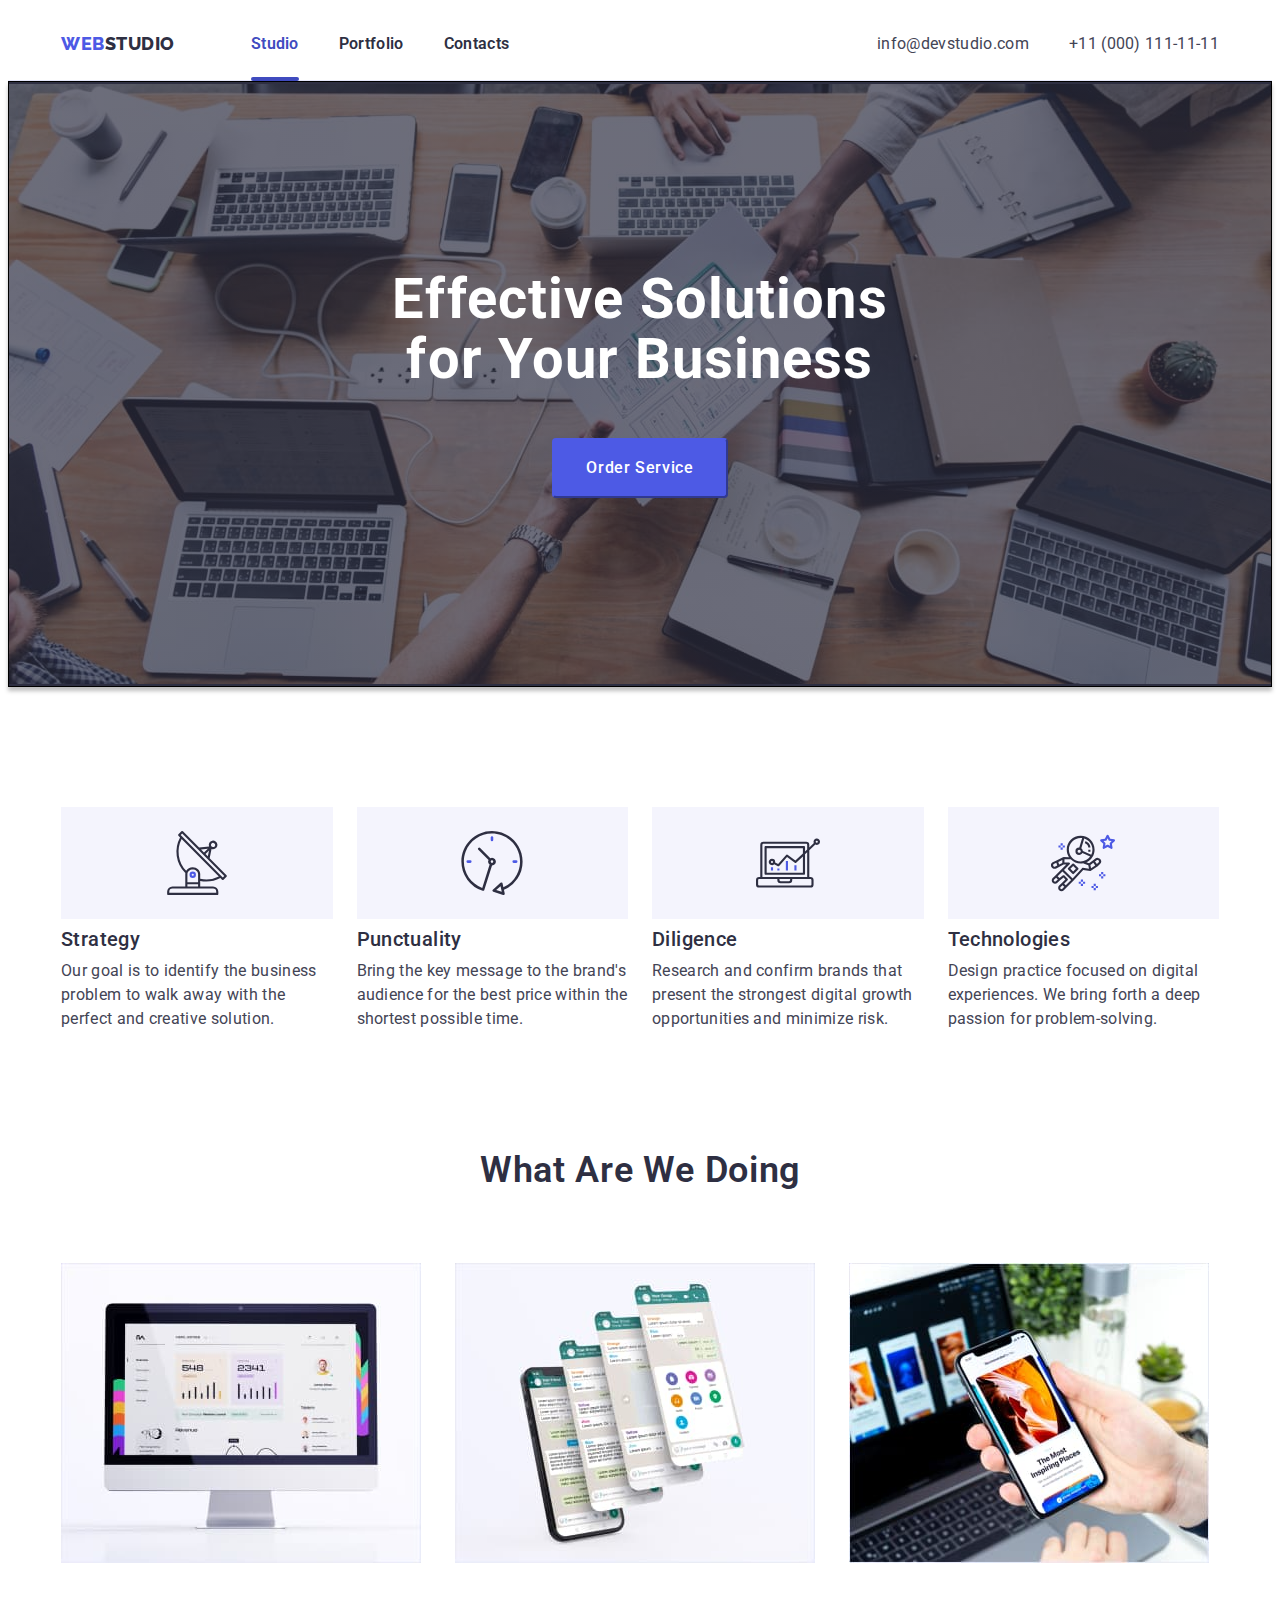
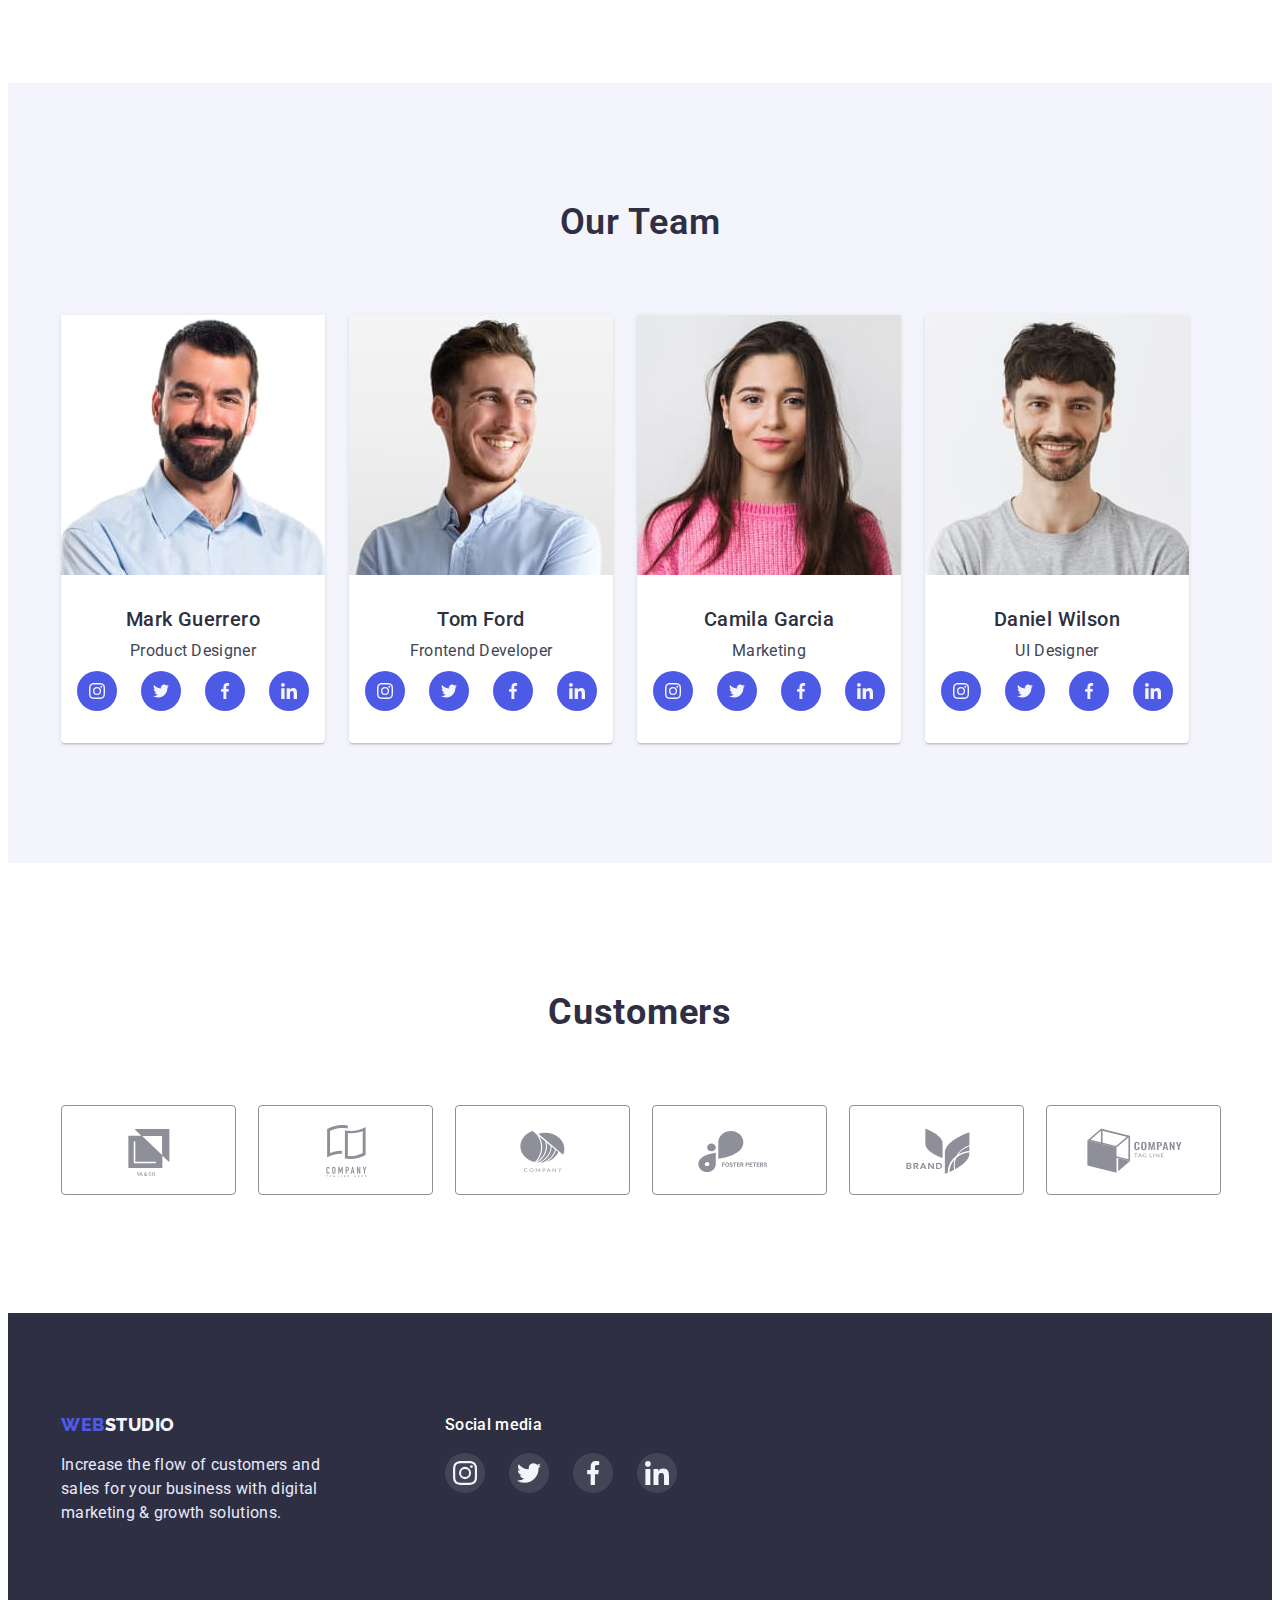
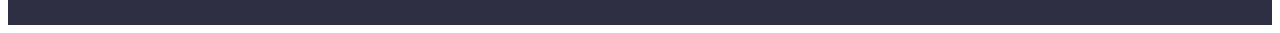
<file: index.html>
<!DOCTYPE html>
<html lang="en">
  <head>
    <meta charset="UTF-8" />
    <meta http-equiv="X-UA-Compatible" content="IE=edge" />
    <meta name="viewport" content="width=device-width, initial-scale=1.0" />
    <title>Webstudio</title>
    <link
      rel="stylesheet"
      href="https://cdnjs.cloudflare.com/ajax/libs/modern-normalize/1.1.0/modern-normalize.min.css"
      integrity="sha512-wpPYUAdjBVSE4KJnH1VR1HeZfpl1ub8YT/NKx4PuQ5NmX2tKuGu6U/JRp5y+Y8XG2tV+wKQpNHVUX03MfMFn9Q=="
      crossorigin="anonymous"
      referrerpolicy="no-referrer"
    />
    <link rel="preconnect" href="https://fonts.googleapis.com" />
    <link rel="preconnect" href="https://fonts.gstatic.com" crossorigin />
    <link
      href="https://fonts.googleapis.com/css2?family=Raleway:wght@800&family=Roboto:wght@400;500;700;900&display=swap"
      rel="stylesheet"
    />
    <link rel="stylesheet" href="./css/styles.css" />
  </head>
  <body>
    <header class="header">
      <div class="header-container container">
        <a class="logo link" href="./index.html"
          ><span class="logo-part">web</span>studio</a
        >
        <nav class="header-navigation">
          <ul class="header-list list">
            <li class="header-item">
              <a class="header-link link current" href="">Studio</a>
            </li>
            <li class="header-item">
              <a class="header-link link" href="./portfolio.html">Portfolio</a>
            </li>
            <li class="header-item">
              <a class="header-link link" href="">Contacts</a>
            </li>
          </ul>
        </nav>
        <ul class="header-contact list">
          <li class="header-contact-item">
            <a
              class="header-contact-link link"
              href="mailto:info@devstudio.com"
            >
              info@devstudio.com</a
            >
          </li>
          <li class="header-contact-item">
            <a class="header-contact-link link" href="tel:+110001111111">
              +11 (000) 111-11-11</a
            >
          </li>
        </ul>
      </div>
    </header>
    <main class="main">
      <!--Section Hero-->
      <section class="hero">
        <div class="hero-wrap container">
          <h1 class="hero-title">Effective Solutions for Your Business</h1>
          <button class="hero-btn" type="button" data-modal-open>
            Order Service
          </button>
        </div>
      </section>
      <!-- Section about -->
      <section class="about section">
        <div class="about-wrap container">
          <ul class="about-list list">
            <li class="about-item icon-antenna">
              <h2 class="about-title">Strategy</h2>
              <p class="about-text">
                Our goal is to identify the business problem to walk away with
                the perfect and creative solution.
              </p>
            </li>
            <li class="about-item icon-clock">
              <h2 class="about-title">Punctuality</h2>
              <p class="about-text">
                Bring the key message to the brand's audience for the best price
                within the shortest possible time.
              </p>
            </li>
            <li class="about-item icon-pc">
              <h2 class="about-title">Diligence</h2>
              <p class="about-text">
                Research and confirm brands that present the strongest digital
                growth opportunities and minimize risk.
              </p>
            </li>
            <li class="about-item icon-astronaut">
              <h2 class="about-title">Technologies</h2>
              <p class="about-text">
                Design practice focused on digital experiences. We bring forth a
                deep passion for problem-solving.
              </p>
            </li>
          </ul>
        </div>
      </section>
      <!-- Section Products -->
      <section class="products section">
        <div class="product-wrap container">
          <h2 class="products-title">What are we doing</h2>
          <ul class="products-list list">
            <li class="products-item">
              <img
                class="products-img"
                src="./images/img1.jpg"
                alt="product on a desctop"
                width="360"
                height="300"
              />
            </li>
            <li class="products-item">
              <img
                class="products-img"
                src="./images/img2.jpg"
                alt="product on a smartphone"
                width="360"
                height="300"
              />
            </li>
            <li class="products-item">
              <img
                class="products-img"
                src="./images/img3.jpg"
                alt="product on a notebook and a smartphone"
                width="360"
                height="300"
              />
            </li>
          </ul>
        </div>
      </section>
      <!-- Section team -->
      <section class="team section">
        <div class="team-wrap container">
          <h2 class="team-title">Our team</h2>
          <ul class="team-list list">
            <li class="team-item">
              <div class="team-item-wrap">
                <img
                  class="team-item-img"
                  src="./images/markguerrero.jpg"
                  alt="photo of Mark Guerrero"
                  width="264"
                  height="260"
                />
                <h3 class="team-item-title">Mark Guerrero</h3>
                <p class="team-item-text">Product Designer</p>
                <ul class="soc-list list">
                  <li class="soc-item">
                    <a href="" class="soc-link link">
                      <svg class="soc-icon" height="16px" width="16px">
                        <use href="./images/icons.svg#icon-instagram"></use>
                      </svg>
                    </a>
                  </li>
                  <li class="soc-item">
                    <a href="" class="soc-link link">
                      <svg class="soc-icon" height="16px" width="16px">
                        <use href="./images/icons.svg#icon-twitter"></use>
                      </svg>
                    </a>
                  </li>
                  <li class="soc-item">
                    <a href="" class="soc-link link">
                      <svg class="soc-icon" height="16px" width="16px">
                        <use href="./images/icons.svg#icon-facebook"></use>
                      </svg>
                    </a>
                  </li>
                  <li class="soc-item">
                    <a href="" class="soc-link link">
                      <svg class="soc-icon" height="16px" width="16px">
                        <use href="./images/icons.svg#icon-linkedin"></use>
                      </svg>
                    </a>
                  </li>
                </ul>
              </div>
            </li>
            <li class="team-item">
              <div class="team-item-wrap">
                <img
                  class="team-item-img"
                  src="./images/tomford.jpg"
                  alt="photo of Tom Ford"
                  width="264"
                  height="260"
                />
                <h3 class="team-item-title">Tom Ford</h3>
                <p class="team-item-text">Frontend Developer</p>
                <ul class="soc-list list">
                  <li class="soc-item">
                    <a href="" class="soc-link link">
                      <svg class="soc-icon" height="16px" width="16px">
                        <use href="./images/icons.svg#icon-instagram"></use>
                      </svg>
                    </a>
                  </li>
                  <li class="soc-item">
                    <a href="" class="soc-link link">
                      <svg class="soc-icon" height="16px" width="16px">
                        <use href="./images/icons.svg#icon-twitter"></use>
                      </svg>
                    </a>
                  </li>
                  <li class="soc-item">
                    <a href="" class="soc-link link">
                      <svg class="soc-icon" height="16px" width="16px">
                        <use href="./images/icons.svg#icon-facebook"></use>
                      </svg>
                    </a>
                  </li>
                  <li class="soc-item">
                    <a href="" class="soc-link link">
                      <svg class="soc-icon" height="16px" width="16px">
                        <use href="./images/icons.svg#icon-linkedin"></use>
                      </svg>
                    </a>
                  </li>
                </ul>
              </div>
            </li>
            <li class="team-item">
              <div class="team-item-wrap">
                <img
                  class="team-item-img"
                  src="./images/camilagarcia.jpg"
                  alt="photo of Camila Garcia"
                  width="264"
                  height="260"
                />
                <h3 class="team-item-title">Camila Garcia</h3>
                <p class="team-item-text">Marketing</p>
                <ul class="soc-list list">
                  <li class="soc-item">
                    <a href="" class="soc-link link">
                      <svg class="soc-icon" height="16px" width="16px">
                        <use href="./images/icons.svg#icon-instagram"></use>
                      </svg>
                    </a>
                  </li>
                  <li class="soc-item">
                    <a href="" class="soc-link link">
                      <svg class="soc-icon" height="16px" width="16px">
                        <use href="./images/icons.svg#icon-twitter"></use>
                      </svg>
                    </a>
                  </li>
                  <li class="soc-item">
                    <a href="" class="soc-link link">
                      <svg class="soc-icon" height="16px" width="16px">
                        <use href="./images/icons.svg#icon-facebook"></use>
                      </svg>
                    </a>
                  </li>
                  <li class="soc-item">
                    <a href="" class="soc-link link">
                      <svg class="soc-icon" height="16px" width="16px">
                        <use href="./images/icons.svg#icon-linkedin"></use>
                      </svg>
                    </a>
                  </li>
                </ul>
              </div>
            </li>
            <li class="team-item">
              <div class="team-item-wrap">
                <img
                  class="team-item-img"
                  src="./images/danielwilson.jpg"
                  alt="photo of Daniel Wilson"
                  width="264"
                  height="260"
                />
                <h3 class="team-item-title">Daniel Wilson</h3>
                <p class="team-item-text">UI Designer</p>
                <ul class="soc-list list">
                  <li class="soc-item">
                    <a href="" class="soc-link link">
                      <svg class="soc-icon" height="16px" width="16px">
                        <use href="./images/icons.svg#icon-instagram"></use>
                      </svg>
                    </a>
                  </li>
                  <li class="soc-item">
                    <a href="" class="soc-link link">
                      <svg class="soc-icon" height="16px" width="16px">
                        <use href="./images/icons.svg#icon-twitter"></use>
                      </svg>
                    </a>
                  </li>
                  <li class="soc-item">
                    <a href="" class="soc-link link">
                      <svg class="soc-icon" height="16px" width="16px">
                        <use href="./images/icons.svg#icon-facebook"></use>
                      </svg>
                    </a>
                  </li>
                  <li class="soc-item">
                    <a href="" class="soc-link link">
                      <svg class="soc-icon" height="16px" width="16px">
                        <use href="./images/icons.svg#icon-linkedin"></use>
                      </svg>
                    </a>
                  </li>
                </ul>
              </div>
            </li>
          </ul>
        </div>
      </section>
      <!-- Section Customers -->
      <section class="customer section">
        <div class="customer-wrap container">
          <h2 class="customer-title">Customers</h2>
          <ul class="customer-list list">
            <li class="customer-item">
              <a href="" class="customer-link">
                <svg class="customer-icon" width="104px" height="56px">
                  <use href="./images/icons.svg#icon-logo6"></use>
                </svg>
              </a>
            </li>
            <li class="customer-item">
              <a href="" class="customer-link">
                <svg class="customer-icon" width="104px" height="56px">
                  <use href="./images/icons.svg#icon-logo1"></use>
                </svg>
              </a>
            </li>
            <li class="customer-item">
              <a href="" class="customer-link">
                <svg class="customer-icon" width="104px" height="56px">
                  <use href="./images/icons.svg#icon-logo2"></use>
                </svg>
              </a>
            </li>
            <li class="customer-item">
              <a href="" class="customer-link">
                <svg class="customer-icon" width="104px" height="56px">
                  <use href="./images/icons.svg#icon-logo3"></use>
                </svg>
              </a>
            </li>
            <li class="customer-item">
              <a href="" class="customer-link">
                <svg class="customer-icon" width="104px" height="56px">
                  <use href="./images/icons.svg#icon-logo4"></use>
                </svg>
              </a>
            </li>
            <li class="customer-item">
              <a href="" class="customer-link">
                <svg class="customer-icon" width="104px" height="56px">
                  <use href="./images/icons.svg#icon-logo5"></use>
                </svg>
              </a>
            </li>
          </ul>
        </div>
      </section>
    </main>
    <footer class="footer">
      <div class="footer-wrap container">
        <div>
          <a class="footer-logo link" href="./index.html"
            ><span class="logo-part">web</span>studio</a
          >
          <p class="footer-text">
            Increase the flow of customers and sales for your business with
            digital marketing & growth solutions.
          </p>
        </div>
        <div class="footer-soc-media">
          <h3 class="footer-soc-title">Social media</h3>
          <ul class="soc-list list">
            <li class="soc-item">
              <a href="" class="soc-link link">
                <svg class="soc-icon" height="24px" width="24px">
                  <use href="./images/icons.svg#icon-instagram"></use>
                </svg>
              </a>
            </li>
            <li class="soc-item">
              <a href="" class="soc-link link">
                <svg class="soc-icon" height="24px" width="24px">
                  <use href="./images/icons.svg#icon-twitter"></use>
                </svg>
              </a>
            </li>
            <li class="soc-item">
              <a href="" class="soc-link link">
                <svg class="soc-icon" height="24px" width="24px">
                  <use href="./images/icons.svg#icon-facebook"></use>
                </svg>
              </a>
            </li>
            <li class="soc-item">
              <a href="" class="soc-link link">
                <svg class="soc-icon" height="24px" width="24px">
                  <use href="./images/icons.svg#icon-linkedin"></use>
                </svg>
              </a>
            </li>
          </ul>
        </div>
      </div>
    </footer>
    <div class="backdrop is-hidden" data-modal>
      <div class="modal">
        <button type="button" class="modal-close" data-modal-close>
          <svg class="modal-icon-close" height="8px" width="8px">
            <use href="./images/icons.svg#icon-close"></use>
          </svg>
        </button>
      </div>
    </div>
    <script src="./js/modal.js"></script>
  </body>
</html>
</file>
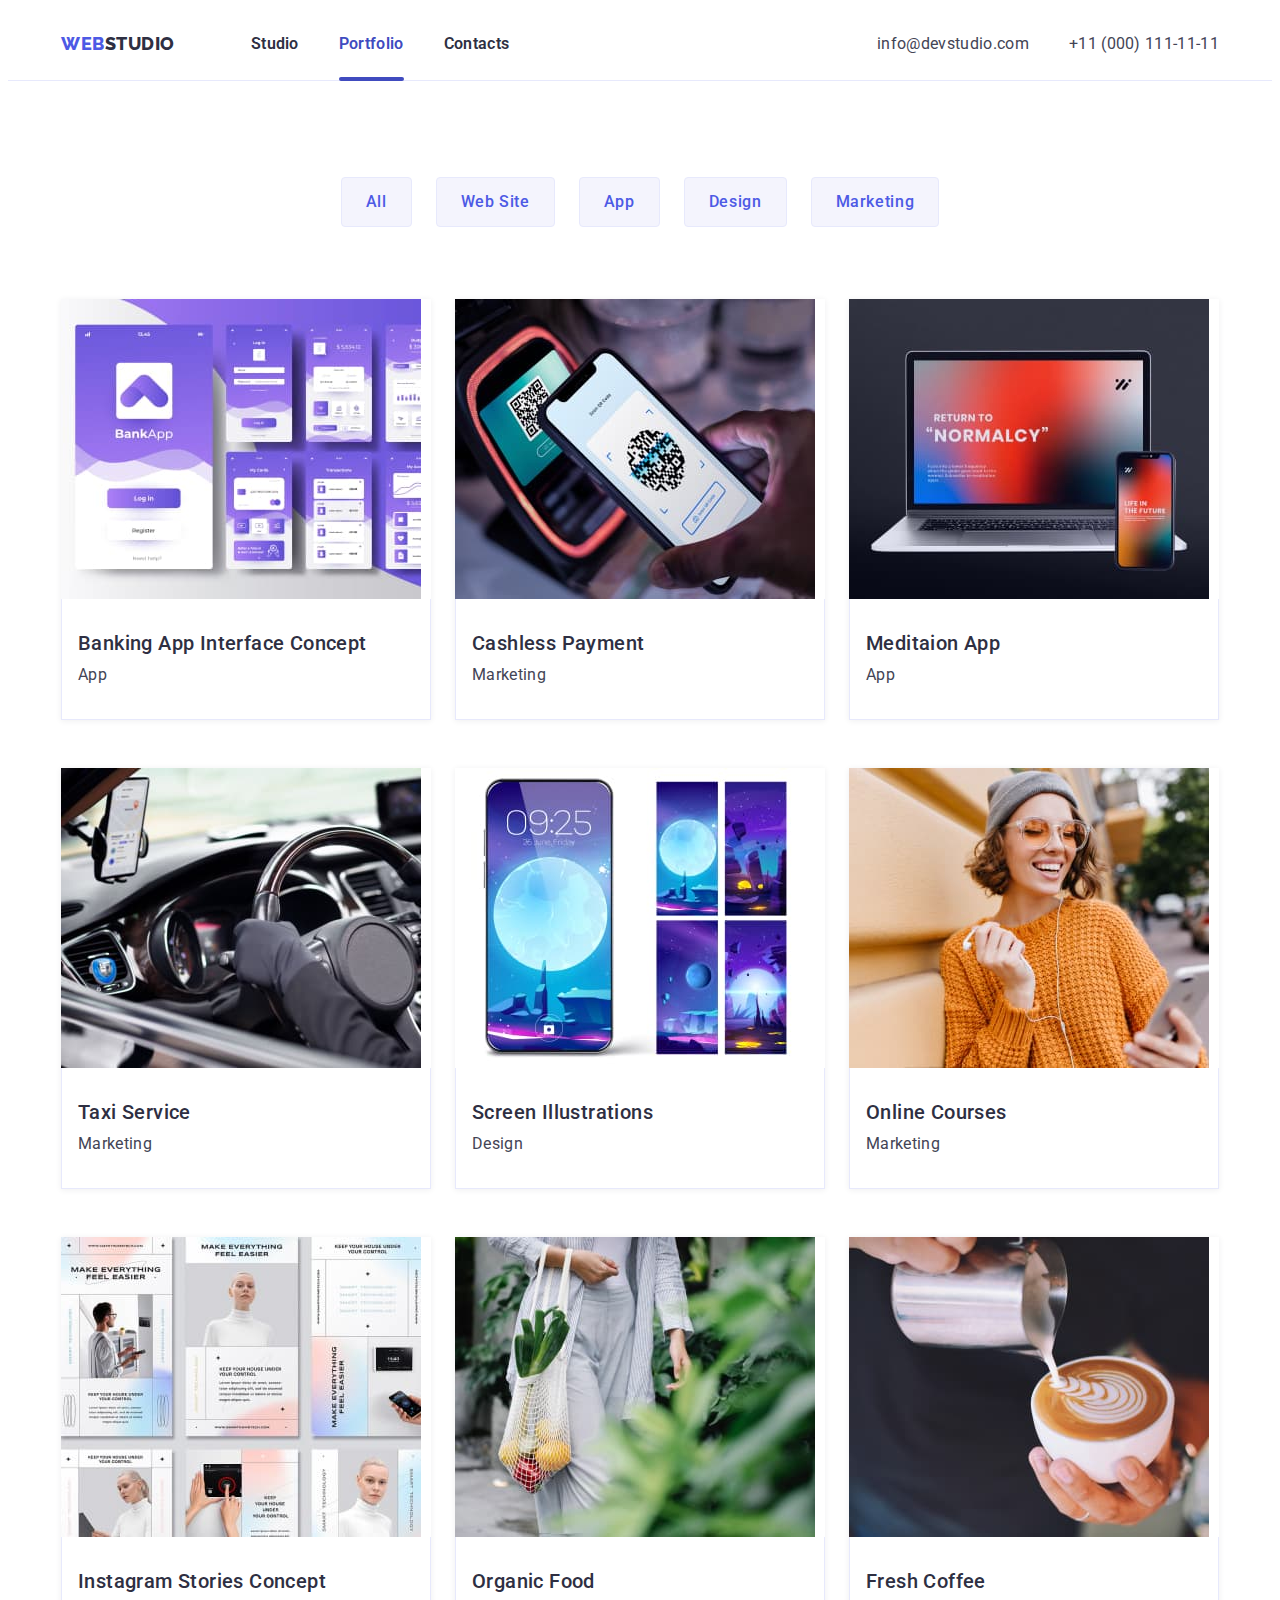
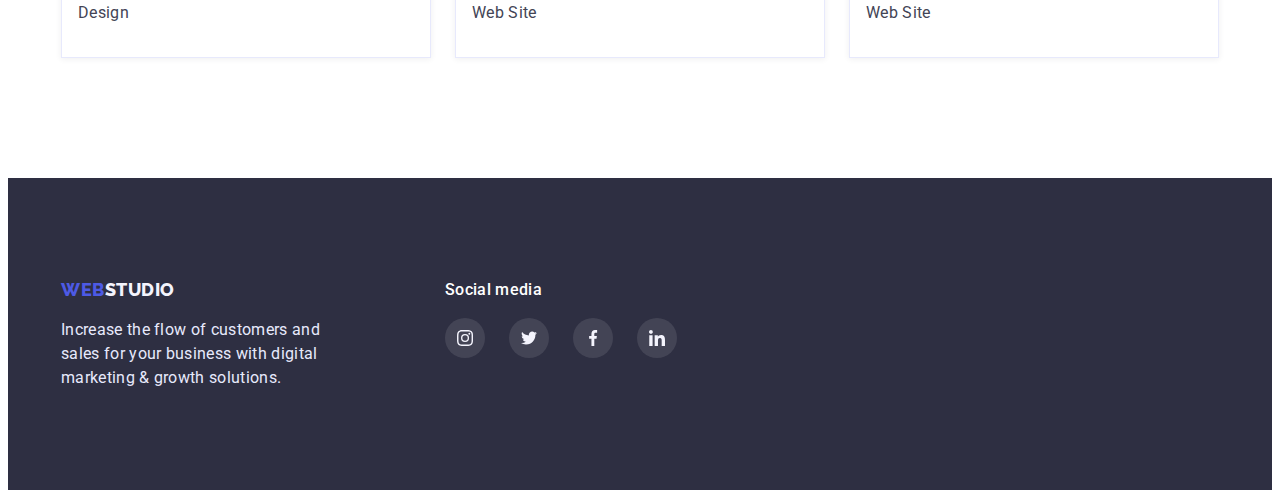
<file: portfolio.html>
<!DOCTYPE html>
<html lang="en">
  <head>
    <meta charset="UTF-8" />
    <meta http-equiv="X-UA-Compatible" content="IE=edge" />
    <meta name="viewport" content="width=device-width, initial-scale=1.0" />
    <title>Webstudio Portfolio</title>
    <link
      rel="stylesheet"
      href="https://cdnjs.cloudflare.com/ajax/libs/modern-normalize/1.1.0/modern-normalize.min.css"
      integrity="sha512-wpPYUAdjBVSE4KJnH1VR1HeZfpl1ub8YT/NKx4PuQ5NmX2tKuGu6U/JRp5y+Y8XG2tV+wKQpNHVUX03MfMFn9Q=="
      crossorigin="anonymous"
      referrerpolicy="no-referrer"
    />
    <link rel="stylesheet" href="./css/styles.css" />
    <link rel="preconnect" href="https://fonts.googleapis.com" />
    <link rel="preconnect" href="https://fonts.gstatic.com" crossorigin />
    <link
      href="https://fonts.googleapis.com/css2?family=Raleway:wght@800&family=Roboto:wght@400;500;700;900&display=swap"
      rel="stylesheet"
    />
  </head>
  <body>
    <header class="header">
      <div class="header-container container">
        <a class="logo link" href="./index.html"
          ><span class="logo-part">web</span>studio</a
        >
        <nav class="header-navigation">
          <ul class="header-list list">
            <li class="header-item">
              <a class="header-link link" href="./index.html">Studio</a>
            </li>
            <li class="header-item">
              <a class="header-link link current" href="">Portfolio</a>
            </li>
            <li class="header-item">
              <a class="header-link link" href="">Contacts</a>
            </li>
          </ul>
        </nav>
        <ul class="header-contact list">
          <li class="header-contact-item">
            <a
              class="header-contact-link link"
              href="mailto:info@devstudio.com"
            >
              info@devstudio.com</a
            >
          </li>
          <li class="header-contact-item">
            <a class="header-contact-link link" href="tel:+110001111111">
              +11 (000) 111-11-11</a
            >
          </li>
        </ul>
      </div>
    </header>
    <main>
      <section class="portfolio">
        <div class="section-wrap container">
          <h1 class="section-title visually-hidden">Portfolio</h1>
          <ul class="filter-list list filter-wrap">
            <li class="filter-item">
              <button class="filter-btn" type="button">All</button>
            </li>
            <li class="filter-item">
              <button class="filter-btn" type="button">Web Site</button>
            </li>
            <li class="filter-item">
              <button class="filter-btn" type="button">App</button>
            </li>
            <li class="filter-item">
              <button class="filter-btn" type="button">Design</button>
            </li>
            <li class="filter-item">
              <button class="filter-btn" type="button">Marketing</button>
            </li>
          </ul>
          <ul class="portfolio-list list">
            <li class="portfolio-item">
              <div class="portfolio-top-wrap">
                <img
                  src="./images/portfolio/BankingProducts.jpg"
                  alt="banking apps"
                  width="360"
                  height="300"
                />
                <p class="porfolio-top-text">
                  Lorem ipsum dolor sit amet consectetur adipisicing elit.
                  Corrupti dolore deserunt cum. Iure similique quos ea. Harum,
                  non quisquam. Pariatur veritatis quasi aperiam! Iure impedit
                  voluptatibus provident distinctio nam sapiente.
                </p>
              </div>
              <div class="item-descr-wrap">
                <h2 class="portfolio-item-title">
                  Banking App Interface Concept
                </h2>
                <p class="portfolio-item-text">App</p>
              </div>
            </li>
            <li class="portfolio-item">
              <div class="portfolio-top-wrap">
                <img
                  src="./images/portfolio/CashlessPayment.jpg"
                  alt="example how to pay with the phone"
                  width="360"
                  height="300"
                />
                <p class="porfolio-top-text">
                  Lorem ipsum dolor sit amet consectetur adipisicing elit.
                  Corrupti dolore deserunt cum. Iure similique quos ea. Harum,
                  non quisquam. Pariatur veritatis quasi aperiam! Iure impedit
                  voluptatibus provident distinctio nam sapiente.
                </p>
              </div>
              <div class="item-descr-wrap">
                <h2 class="portfolio-item-title">Cashless Payment</h2>
                <p class="portfolio-item-text">Marketing</p>
              </div>
            </li>
            <li class="portfolio-item">
              <div class="portfolio-top-wrap">
                <img
                  src="./images/portfolio/MeditaionApp.jpg"
                  alt="example of the Meditaion app"
                  width="360"
                  height="300"
                />
                <p class="porfolio-top-text">
                  Lorem ipsum dolor sit amet consectetur adipisicing elit.
                  Corrupti dolore deserunt cum. Iure similique quos ea. Harum,
                  non quisquam. Pariatur veritatis quasi aperiam! Iure impedit
                  voluptatibus provident distinctio nam sapiente.
                </p>
              </div>
              <div class="item-descr-wrap">
                <h2 class="portfolio-item-title">Meditaion App</h2>
                <p class="portfolio-item-text">App</p>
              </div>
            </li>
            <li class="portfolio-item">
              <div class="portfolio-top-wrap">
                <img
                  src="./images/portfolio/TaxiService.jpg"
                  alt="example how to use the taxi app in the car"
                  width="360"
                  height="300"
                />
                <p class="porfolio-top-text">
                  Lorem ipsum dolor sit amet consectetur adipisicing elit.
                  Corrupti dolore deserunt cum. Iure similique quos ea. Harum,
                  non quisquam. Pariatur veritatis quasi aperiam! Iure impedit
                  voluptatibus provident distinctio nam sapiente.
                </p>
              </div>
              <div class="item-descr-wrap">
                <h2 class="portfolio-item-title">Taxi Service</h2>
                <p class="portfolio-item-text">Marketing</p>
              </div>
            </li>
            <li class="portfolio-item">
              <div class="portfolio-top-wrap">
                <img
                  src="./images/portfolio/ScreenIllustrations.jpg"
                  alt="example of Screen Illustrations"
                  width="360"
                  height="300"
                />
                <p class="porfolio-top-text">
                  Lorem ipsum dolor sit amet consectetur adipisicing elit.
                  Corrupti dolore deserunt cum. Iure similique quos ea. Harum,
                  non quisquam. Pariatur veritatis quasi aperiam! Iure impedit
                  voluptatibus provident distinctio nam sapiente.
                </p>
              </div>
              <div class="item-descr-wrap">
                <h2 class="portfolio-item-title">Screen Illustrations</h2>
                <p class="portfolio-item-text">Design</p>
              </div>
            </li>
            <li class="portfolio-item">
              <div class="portfolio-top-wrap">
                <img
                  src="./images/portfolio/OnlineCourses.jpg"
                  alt="a women is enjoing the online courses"
                  width="360"
                  height="300"
                />
                <p class="porfolio-top-text">
                  Lorem ipsum dolor sit amet consectetur adipisicing elit.
                  Corrupti dolore deserunt cum. Iure similique quos ea. Harum,
                  non quisquam. Pariatur veritatis quasi aperiam! Iure impedit
                  voluptatibus provident distinctio nam sapiente.
                </p>
              </div>
              <div class="item-descr-wrap">
                <h2 class="portfolio-item-title">Online Courses</h2>
                <p class="portfolio-item-text">Marketing</p>
              </div>
            </li>
            <li class="portfolio-item">
              <div class="portfolio-top-wrap">
                <img
                  src="./images/portfolio/InstagramStoriesConcept.jpg"
                  alt="example of Instagram Stories Concepts"
                  width="360"
                  height="300"
                />
                <p class="porfolio-top-text">
                  Lorem ipsum dolor sit amet consectetur adipisicing elit.
                  Corrupti dolore deserunt cum. Iure similique quos ea. Harum,
                  non quisquam. Pariatur veritatis quasi aperiam! Iure impedit
                  voluptatibus provident distinctio nam sapiente.
                </p>
              </div>
              <div class="item-descr-wrap">
                <h2 class="portfolio-item-title">Instagram Stories Concept</h2>
                <p class="portfolio-item-text">Design</p>
              </div>
            </li>
            <li class="portfolio-item">
              <div class="portfolio-top-wrap">
                <img
                  src="./images/portfolio/OrganicFood.jpg"
                  alt="a woman is holding a net bag with vegetables"
                  width="360"
                  height="300"
                />
                <p class="porfolio-top-text">
                  Lorem ipsum dolor sit amet consectetur adipisicing elit.
                  Corrupti dolore deserunt cum. Iure similique quos ea. Harum,
                  non quisquam. Pariatur veritatis quasi aperiam! Iure impedit
                  voluptatibus provident distinctio nam sapiente.
                </p>
              </div>
              <div class="item-descr-wrap">
                <h2 class="portfolio-item-title">Organic Food</h2>
                <p class="portfolio-item-text">Web Site</p>
              </div>
            </li>
            <li class="portfolio-item">
              <div class="portfolio-top-wrap">
                <img
                  src="./images/portfolio/FreshCoffee.jpg"
                  alt="a man is pouring milk into a cup of fresh coffee"
                  width="360"
                  height="300"
                />
                <p class="porfolio-top-text">
                  Lorem ipsum dolor sit amet consectetur adipisicing elit.
                  Corrupti dolore deserunt cum. Iure similique quos ea. Harum,
                  non quisquam. Pariatur veritatis quasi aperiam! Iure impedit
                  voluptatibus provident distinctio nam sapiente.
                </p>
              </div>
              <div class="item-descr-wrap">
                <h2 class="portfolio-item-title">Fresh Coffee</h2>
                <p class="portfolio-item-text">Web Site</p>
              </div>
            </li>
          </ul>
        </div>
      </section>
    </main>
    <footer class="footer">
      <div class="footer-wrap container">
        <div>
          <a class="footer-logo link" href="./index.html"
            ><span class="logo-part">web</span>studio</a
          >
          <p class="footer-text">
            Increase the flow of customers and sales for your business with
            digital marketing & growth solutions.
          </p>
        </div>
        <div class="footer-soc-media">
          <h3 class="footer-soc-title">Social media</h3>
          <ul class="soc-list list">
            <li class="soc-item">
              <a href="" class="soc-link link">
                <svg class="soc-icon" height="16px" width="16px">
                  <use href="./images/icons.svg#icon-instagram"></use>
                </svg>
              </a>
            </li>
            <li class="soc-item">
              <a href="" class="soc-link link">
                <svg class="soc-icon" height="16px" width="16px">
                  <use href="./images/icons.svg#icon-twitter"></use>
                </svg>
              </a>
            </li>
            <li class="soc-item">
              <a href="" class="soc-link link">
                <svg class="soc-icon" height="16px" width="16px">
                  <use href="./images/icons.svg#icon-facebook"></use>
                </svg>
              </a>
            </li>
            <li class="soc-item">
              <a href="" class="soc-link link">
                <svg class="soc-icon" height="16px" width="16px">
                  <use href="./images/icons.svg#icon-linkedin"></use>
                </svg>
              </a>
            </li>
          </ul>
        </div>
      </div>
    </footer>
  </body>
</html>
</file>
<file: css/styles.css>
:root {
  /* IRIS */
  --Primary-brand-color: #4d5ae5;

  /* OCEAN */
  --Pressed-state-color: #404bbf;

  /* Navy blue */
  --Dark-color: #2e2f42;

  /* GREEN */
  --Success-color: #31d0aa;

  /* SLATE */
  --Text-color: #434455;

  /* LIGHT SLATE */
  --Subtle-Text-color: #8e8f99;

  /* CORNFLOWER */
  --Accent-color: #e7e9fc;

  /* CLOUD */
  --Light-color: #f4f4fd;
}

a {
  text-decoration: none;
  color: inherit;
}

p,
h1,
h2,
h3,
h4,
h5,
h6 {
  margin: 0;
}

button {
  cursor: pointer;
}

ul,
ol {
  list-style: none;
  margin: 0;
  padding: 0;
}

img {
  display: block;
  max-width: 100%;
  height: auto;
}

body {
  font-family: "Roboto", sans-serif;
  color: var(--Text-color);
}

.container {
  width: 1158px;
  margin: 0 auto;
  padding-left: 15px;
  padding-right: 15px;
}

.list {
  list-style: none;
}

.link {
  text-decoration: none;
}

.header-link.current {
  color: var(--Pressed-state-color);
}

.header-link.current::after {
  content: "";
  position: absolute;
  left: 0;
  bottom: -28px;
  width: 100%;
  height: 4px;
  background-color: var(--Pressed-state-color);
  border-radius: 2px;
}

.section {
  padding-bottom: 120px;
}

/* -----------HEADER------------- */
.header {
  background: #ffffff;

  border-bottom: 1px solid var(--Accent-color);
  padding-top: 24px;
  padding-bottom: 24px;
}

.header-container {
  display: flex;
  align-items: center;
}

.logo {
  font-family: "Raleway", sans-serif;
  font-style: normal;
  font-weight: 800;
  font-size: 18px;
  line-height: 1.33;
  align-items: center;
  letter-spacing: 0.03em;
  text-transform: uppercase;
  color: var(--Dark-color);
}
.logo-part {
  font-family: "Raleway", sans-serif;
  font-style: normal;
  font-weight: 800;
  font-size: 18px;
  line-height: 1.33;
  align-items: center;
  letter-spacing: 0.03em;
  text-transform: uppercase;
  color: var(--Primary-brand-color);
}

.logo:focus {
  color: var(--Pressed-state-color);
}

.header-navigation {
  margin-left: 76px;
}

.header-list {
  display: flex;
  gap: 40px;
}

.header-item {
}
.header-link {
  position: relative;
  font-weight: 600;
  font-size: 16px;
  line-height: 1.5;
  letter-spacing: 0.02em;
  color: var(--Dark-color);
  transition-property: color;
  transition-duration: 250ms;
  transition-timing-function: cubic-bezier(0.4, 0, 0.2, 1);
}
.header-link:hover,
.header-link:focus {
  color: var(--Pressed-state-color);
}

.header-contact {
  display: flex;
  gap: 40px;
  margin-left: auto;
}
.header-contact-item {
}
.header-contact-link {
  font-size: 16px;
  line-height: 1.5;
  letter-spacing: 0.02em;
  color: var(--Text-color);
  transition-property: color;
  transition-duration: 250ms;
  transition-timing-function: cubic-bezier(0.4, 0, 0.2, 1);
}
.header-contact-link:hover,
.header-contact-link:focus {
  color: var(--Pressed-state-color);
}

/* -------------------Section HERO----------------- */
.main {
}
.hero {
  background: var(--Dark-color);
  background-image: linear-gradient(
      rgba(46, 47, 66, 0.7),
      rgba(46, 47, 66, 0.7)
    ),
    url(../images/hero-bg.jpg);
  background-repeat: no-repeat;
  background-position: center;
  background-size: 1440px;
  border: 1px solid #000000;
  box-shadow: 0px 4px 4px rgba(0, 0, 0, 0.25);
  padding-top: 188px;
  padding-bottom: 188px;
}

.hero-wrap {
}

.hero-title {
  font-weight: 700;
  font-size: 56px;
  line-height: 1.07;
  text-align: center;
  letter-spacing: 0.02em;
  color: #ffffff;
  max-width: 500px;
  margin: 0 auto;
}
.hero-btn {
  font-family: inherit;
  font-weight: 500;
  font-size: 16px;
  line-height: 1.5;
  align-items: center;
  letter-spacing: 0.04em;
  color: #ffffff;
  cursor: pointer;
  background: var(--Primary-brand-color);
  display: block;
  margin: 48px auto 0 auto;
  padding: 16px 32px;
  border-color: var(--Primary-brand-color);
  border-radius: 4px;
  transition-property: background-color, box-shadow;
  transition-duration: 250ms;
  transition-timing-function: cubic-bezier(0.4, 0, 0.2, 1);
}
.hero-btn:hover,
.hero-btn:focus {
  background: var(--Pressed-state-color);
  box-shadow: 0px 4px 4px rgba(0, 0, 0, 0.15);
}

/* -------------------Section ABOUT----------------- */

.about {
  padding-top: 120px;
}
.about-list {
  display: flex;
  gap: 24px;
}

.about-item {
  flex-basis: calc((100% - 72px) / 4);
}

.about-item::before {
  content: "";
  display: block;
  height: 112px;
  background-color: var(--Light-color);
  background-repeat: no-repeat;
  background-position: center;
  margin-bottom: 8px;
}

.icon-antenna::before {
  background-image: url(../images/antenna.svg);
}
.icon-clock::before {
  background-image: url(../images/clock.svg);
}
.icon-pc::before {
  background-image: url(../images/diagram.svg);
}
.icon-astronaut::before {
  background-image: url(../images/astronaut.svg);
}

.about-title {
  font-weight: 500;
  font-size: 20px;
  line-height: 1.2;
  letter-spacing: 0.02em;
  color: var(--Dark-color);
  margin-bottom: 8px;
}
.about-text {
  font-size: 16px;
  line-height: 1.5;
  letter-spacing: 0.02em;
  color: var(--Text-color);
}

/* -------------------Section PRODUCTS----------------- */

.products {
}
.products-title {
  font-weight: 600;
  font-size: 36px;
  line-height: 1.11;
  text-align: center;
  letter-spacing: 0.02em;
  text-transform: capitalize;
  color: var(--Dark-color);
  margin-bottom: 72px;
}
.products-list {
  display: flex;
  gap: 24px;
}
.products-item {
  flex-basis: calc((100% - 48px) / 3);
}
.products-img {
}

/* -------------------Section TEAM----------------- */

.team {
  background: var(--Light-color);
  padding-top: 120px;
}
.team-title {
  font-weight: 600;
  font-size: 36px;
  line-height: 1.11;
  text-align: center;
  letter-spacing: 0.02em;
  text-transform: capitalize;
  color: var(--Dark-color);
  margin-bottom: 72px;
}
.team-list {
  display: flex;
  gap: 24px;
}
.team-item {
  background: #ffffff;
}

.team-item-wrap {
  box-shadow: 0px 1px 6px rgba(46, 47, 66, 0.08),
    0px 1px 1px rgba(46, 47, 66, 0.16), 0px 2px 1px rgba(46, 47, 66, 0.08);
  border-radius: 0px 0px 4px 4px;
  padding-bottom: 32px;
}

.team-item-img {
}
.team-item-title {
  font-weight: 500;
  font-size: 20px;
  line-height: 1.2;
  text-align: center;
  letter-spacing: 0.02em;
  color: var(--Dark-color);
  margin-top: 32px;
  margin-bottom: 8px;
}
.team-item-text {
  font-size: 16px;
  line-height: 1.5;
  text-align: center;
  letter-spacing: 0.02em;
  color: var(--Text-color);
  margin-bottom: 8px;
}

.soc-list {
  display: flex;
  justify-content: center;
  gap: 24px;
}

.soc-item {
  width: 40px;
  height: 40px;
}
.soc-link {
  width: 100%;
  height: 100%;
  background-color: var(--Primary-brand-color);
  border-radius: 50%;
  display: flex;
  justify-content: center;
  align-items: center;
  transition-property: background-color;
  transition-duration: 250ms;
  transition-timing-function: cubic-bezier(0.4, 0, 0.2, 1);
}
.soc-icon {
  fill: var(--Light-color);
}

.soc-link:hover,
.soc-link:focus {
  background-color: var(--Pressed-state-color);
}
/* ------------------Section CUSTOMER---------------- */
.customer {
  padding-top: 130px;
}
.customer-wrap {
}

.customer-title {
  font-weight: 700;
  font-size: 36px;
  line-height: 1.11;
  text-align: center;
  letter-spacing: 0.02em;
  text-transform: capitalize;
  color: var(--Dark-color);
  margin-bottom: 72px;
}
.customer-list {
  display: flex;
  gap: 24px;
}

.customer-item {
  width: calc((100% - 120px) / 6);
  height: 88px;
}
.customer-link {
  width: 100%;
  height: 100%;
  border: 1px solid var(--Subtle-Text-color);
  border-radius: 4px;
  display: flex;
  justify-items: center;
  align-items: center;
  color: #31d0aa;
  transition-property: border-color;
  transition-duration: 250ms;
  transition-timing-function: cubic-bezier(0.4, 0, 0.2, 1);
}
.customer-icon {
  margin: auto auto;
  fill: var(--Subtle-Text-color);
  transition-property: fill;
  transition-duration: 250ms;
  transition-timing-function: cubic-bezier(0.4, 0, 0.2, 1);
}
.customer-link:hover,
.customer-link:focus {
  border-color: var(--Pressed-state-color);
}

.customer-link:hover .customer-icon,
.customer-link:focus .customer-icon {
  fill: #404bbf;
}

/* -------------------Section FOOTER----------------- */

.footer {
  background: var(--Dark-color);
  padding-top: 100px;
  padding-bottom: 100px;
}

.footer-wrap {
  display: flex;
}

.footer-logo {
  font-family: "Raleway", sans-serif;
  font-style: normal;
  font-weight: 800;
  font-size: 18px;
  line-height: calc(21 / 18);
  align-items: center;
  letter-spacing: 0.03em;
  text-transform: uppercase;
  color: var(--Light-color);
}

.footer-soc-media {
  margin-left: 120px;
}

.footer-text {
  font-size: 16px;
  line-height: 1.5;
  letter-spacing: 0.02em;
  color: var(--Accent-color);
  width: 264px;
  margin-top: 16px;
}

.footer-soc-title {
  margin-bottom: 16px;
  font-weight: 500;
  font-size: 16px;
  line-height: 1.5;
  letter-spacing: 0.02em;
  color: #ffffff;
}
.footer .soc-link {
  background-color: rgba(255, 255, 255, 0.1);
  transition-property: background-color;
  transition-duration: 250ms;
  transition-timing-function: cubic-bezier(0.4, 0, 0.2, 1);
}

.footer .soc-link:hover,
.footer .soc-link:focus {
  background-color: var(--Success-color);
}

/* ---------PORTFOLIO----------- */

.portfolio {
  padding-top: 96px;
  padding-bottom: 120px;
}

.section-title {
}

.visually-hidden {
  position: absolute;
  white-space: nowrap;
  width: 1px;
  height: 1px;
  overflow: hidden;
  border: 0;
  padding: 0;
  clip: rect(0 0 0 0);
  clip-path: inset(50%);
  margin: -1px;
}

.filter-wrap {
  display: flex;
  align-items: center;
  gap: 24px;
  justify-content: center;
}

.filter-btn {
  font-family: inherit;
  font-weight: 500;
  font-size: 16px;
  line-height: 1.5;
  align-items: center;
  text-align: center;
  letter-spacing: 0.04em;
  color: var(--Primary-brand-color);
  cursor: pointer;
  background: var(--Light-color);
  border: 1px solid #e7e9fc;
  border-radius: 4px;
  padding: 12px 24px;
  transition-property: color, background-color, border-color, box-shadow;
  transition-duration: 250ms;
  transition-timing-function: cubic-bezier(0.4, 0, 0.2, 1);
}

.filter-btn:hover,
.filter-btn:focus {
  color: #ffffff;
  background: var(--Pressed-state-color);
  border-color: var(--Pressed-state-color);
  box-shadow: 0px 3px 1px rgba(0, 0, 0, 0.1), 0px 2px 1px rgba(0, 0, 0, 0.08),
    0px 2px 2px rgba(0, 0, 0, 0.12);
}

.portfolio-list {
  display: flex;
  flex-wrap: wrap;
  column-gap: 24px;
  row-gap: 48px;
  margin-top: 72px;
}
.portfolio-item {
  width: calc((100% - 48px) / 3);
  box-shadow: 0px 1px 6px rgba(46, 47, 66, 0.08);
  transition-property: box-shadow;
  transition-duration: 250ms;
  transition-timing-function: cubic-bezier(0.4, 0, 0.2, 1);
}

.portfolio-item:hover {
  box-shadow: 0px 1px 6px rgba(46, 47, 66, 0.08),
    0px 1px 1px rgba(46, 47, 66, 0.16), 0px 2px 1px rgba(46, 47, 66, 0.08);
}
.portfolio-item:hover .porfolio-top-text {
  transform: translateY(0);
}

.portfolio-top-wrap {
  position: relative;
  overflow: hidden;
}

.porfolio-top-text {
  position: absolute;
  top: 0;

  font-size: 16px;
  line-height: 1.5;
  letter-spacing: 0.02em;

  color: var(--Light-color);
  background: var(--Primary-brand-color);
  padding: 40px 32px 0 32px;
  height: 100%;
  transform: translateY(100%);
  transition-property: transform;
  transition-duration: 250ms;
  transition-timing-function: cubic-bezier(0.4, 0, 0.2, 1);
  overflow: auto;
}

.portfolio-item-title {
  font-weight: 500;
  font-size: 20px;
  line-height: 1.2;
  letter-spacing: 0.02em;
  color: var(--Dark-color);

  margin-bottom: 8px;
}
.portfolio-item-text {
  font-size: 16px;
  line-height: 1.5;
  letter-spacing: 0.02em;
  color: var(--Text-color);
}

.item-descr-wrap {
  border: 1px solid var(--Accent-color);
  border-top: none;
  padding: 32px 16px;
}

.backdrop {
  position: fixed;
  width: 100%;
  height: 100%;
  background-color: rgba(46, 47, 66, 0.4);
  top: 0;
  transition-property: opacity, visibility;
  transition-duration: 250ms;
  transition-timing-function: cubic-bezier(0.4, 0, 0.2, 1);
}

.modal {
  position: absolute;
  top: 50%;
  left: 50%;
  width: 408px;
  min-height: 576px;
  background: #fcfcfc;
  box-shadow: 0px 1px 1px rgba(0, 0, 0, 0.14), 0px 1px 3px rgba(0, 0, 0, 0.12),
    0px 2px 1px rgba(0, 0, 0, 0.2);
  border-radius: 4px;
  transform: translate(-50%, -50%) scaleX(1) scaleY(1);
  transition-duration: 250ms;
  transition-timing-function: cubic-bezier(0.4, 0, 0.2, 1);
}

.backdrop.is-hidden .modal {
  transform: translate(-50%, -50%) scaleX(0) scaleY(1.5);
}
.modal-close {
  position: absolute;
  top: 24px;
  right: 24px;
  height: 24px;
  width: 24px;
  background: #e7e9fc;
  border: 1px solid rgba(0, 0, 0, 0.1);
  border-radius: 50%;
}

.is-hidden {
  opacity: 0;
  visibility: hidden;
  pointer-events: none;
}
</file>
